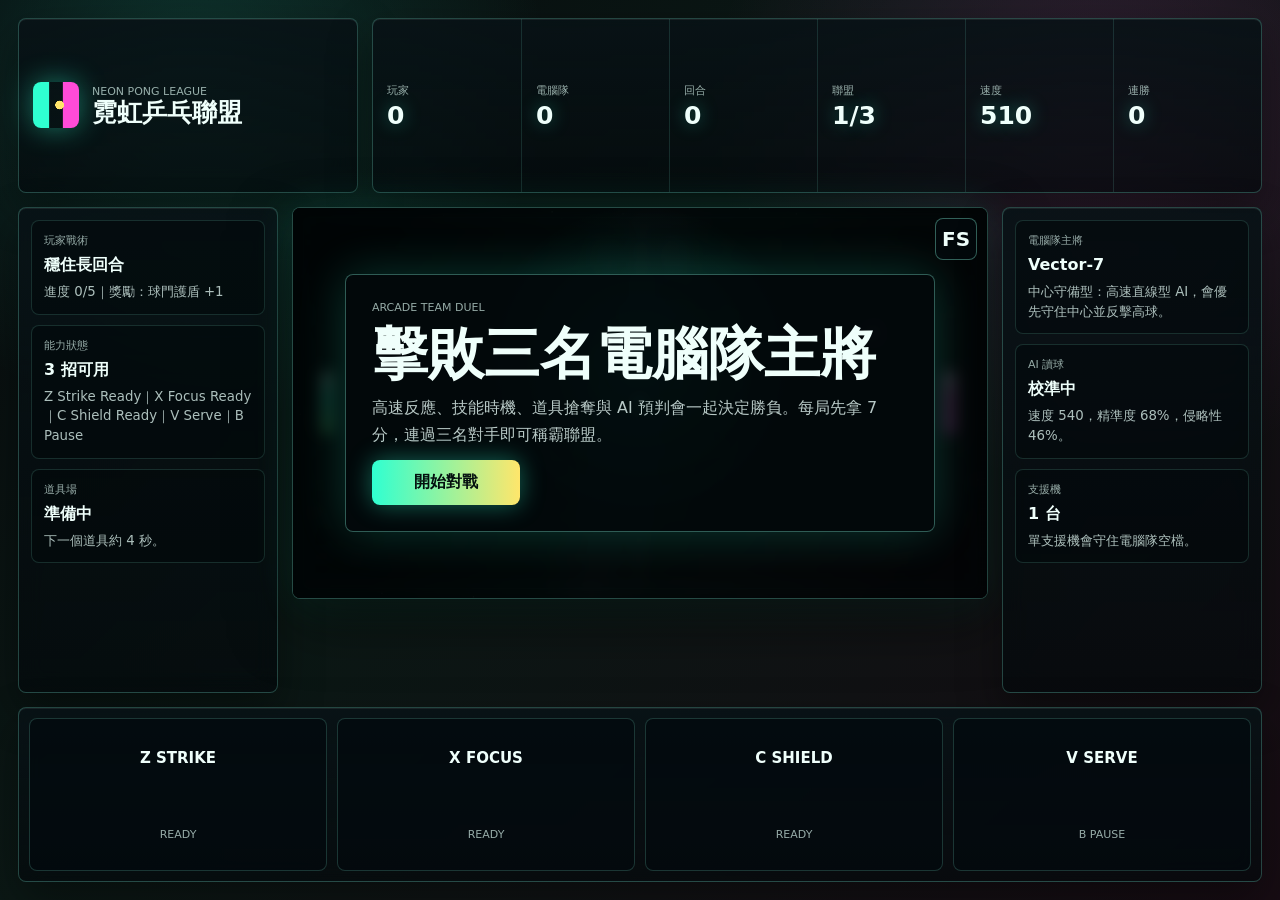
<file: neon-pong-duel/index.html>
<!doctype html>
<html lang="zh-Hant">
  <head>
    <meta charset="UTF-8" />
    <meta name="viewport" content="width=device-width, initial-scale=1.0" />
    <title>霓虹乒乓聯盟 Neon Pong Duel</title>
    <meta name="theme-color" content="#070b0d" />
    <link rel="icon" href='data:image/svg+xml,%3Csvg xmlns="http://www.w3.org/2000/svg" viewBox="0 0 64 64"%3E%3Crect width="64" height="64" rx="12" fill="%23070b0d"/%3E%3Crect x="10" y="16" width="9" height="32" rx="4" fill="%232fffd1"/%3E%3Crect x="45" y="16" width="9" height="32" rx="4" fill="%23ff4bd8"/%3E%3Ccircle cx="32" cy="32" r="7" fill="%23ffe66b"/%3E%3C/svg%3E' />
    <link rel="stylesheet" href="./styles.css" />
  </head>
  <body>
    <main class="shell">
      <header class="topbar">
        <section class="brand">
          <span class="brand-mark"></span>
          <div>
            <p>NEON PONG LEAGUE</p>
            <h1>霓虹乒乓聯盟</h1>
          </div>
        </section>
        <section class="scoreboard" aria-label="比賽狀態">
          <div><span>玩家</span><strong id="playerScore">0</strong></div>
          <div><span>電腦隊</span><strong id="cpuScore">0</strong></div>
          <div><span>回合</span><strong id="rally">0</strong></div>
          <div><span>聯盟</span><strong id="league">1/3</strong></div>
          <div><span>速度</span><strong id="ballSpeed">0</strong></div>
          <div><span>連勝</span><strong id="streak">0</strong></div>
        </section>
      </header>

      <section class="layout">
        <aside class="panel">
          <article>
            <span>玩家戰術</span>
            <strong id="playerStatus">待命</strong>
            <small id="playerText">W/S、方向鍵、滑鼠或觸控拖曳移動球拍；B 暫停。</small>
          </article>
          <article>
            <span>能力狀態</span>
            <strong id="abilityStatus">三招可用</strong>
            <small id="abilityText">Z 強打、X 慢速、C 護盾、V 發球、B 暫停。</small>
          </article>
          <article>
            <span>道具場</span>
            <strong id="powerStatus">準備中</strong>
            <small id="powerText">中央會生成擴拍、多球、曲球、慢速與護盾。</small>
          </article>
        </aside>

        <section class="stage-wrap" aria-label="遊戲舞台">
          <canvas id="game" width="1280" height="720"></canvas>
          <button class="fullscreen-button" id="fullscreenButton" type="button" aria-label="Toggle fullscreen">FS</button>
          <div class="mobile-control-layer pong-actions" aria-label="Mobile pong actions">
            <div class="mobile-action-pad">
              <button data-mobile-ability="strike" type="button">STRIKE</button>
              <button data-mobile-ability="focus" type="button">FOCUS</button>
              <button data-mobile-ability="shield" type="button">SHIELD</button>
              <button data-mobile-action="serve" type="button">SERVE</button>
            </div>
          </div>
          <div class="overlay active" id="startOverlay">
            <div>
              <p>ARCADE TEAM DUEL</p>
              <h2>擊敗三名電腦隊主將</h2>
              <span>高速反應、技能時機、道具搶奪與 AI 預判會一起決定勝負。每局先拿 7 分，連過三名對手即可稱霸聯盟。</span>
              <button id="startButton" type="button">開始對戰</button>
            </div>
          </div>
          <div class="overlay" id="roundOverlay">
            <div>
              <p id="roundLabel">POINT</p>
              <h2 id="roundTitle">玩家得分</h2>
              <span id="roundText">準備下一球。</span>
              <button id="continueButton" type="button">繼續</button>
            </div>
          </div>
          <div class="overlay" id="matchOverlay">
            <div>
              <p id="matchLabel">MATCH RESULT</p>
              <h2 id="matchTitle">比賽結束</h2>
              <span id="matchText">結果</span>
              <button id="matchButton" type="button">下一步</button>
            </div>
          </div>
        </section>

        <aside class="panel ai-panel">
          <article>
            <span>電腦隊主將</span>
            <strong id="aiName">Vector-7</strong>
            <small id="aiText">高速直線型 AI，會優先守住中心。</small>
          </article>
          <article>
            <span>AI 讀球</span>
            <strong id="aiRead">校準中</strong>
            <small id="aiReadText">對手會根據球速、旋轉與落點做預判。</small>
          </article>
          <article>
            <span>支援機</span>
            <strong id="droneStatus">2 台</strong>
            <small id="droneText">高階對手會用支援機補位與擋球。</small>
          </article>
        </aside>
      </section>

      <section class="ability-row" aria-label="能力">
        <button id="strikeButton" type="button"><b>Z STRIKE</b><span id="strikeCooldown">Ready</span></button>
        <button id="focusButton" type="button"><b>X FOCUS</b><span id="focusCooldown">Ready</span></button>
        <button id="shieldButton" type="button"><b>C SHIELD</b><span id="shieldCooldown">Ready</span></button>
        <button id="serveButton" type="button"><b>V SERVE</b><span>B pause</span></button>
      </section>

      <section class="touch-zone" aria-label="觸控操作">
        <button data-touch="up" type="button">▲</button>
        <button data-touch="down" type="button">▼</button>
        <button data-touch="strike" type="button">強打</button>
        <button data-touch="shield" type="button">護盾</button>
      </section>
    </main>

    <script src="./game.js"></script>
  </body>
</html>
</file>
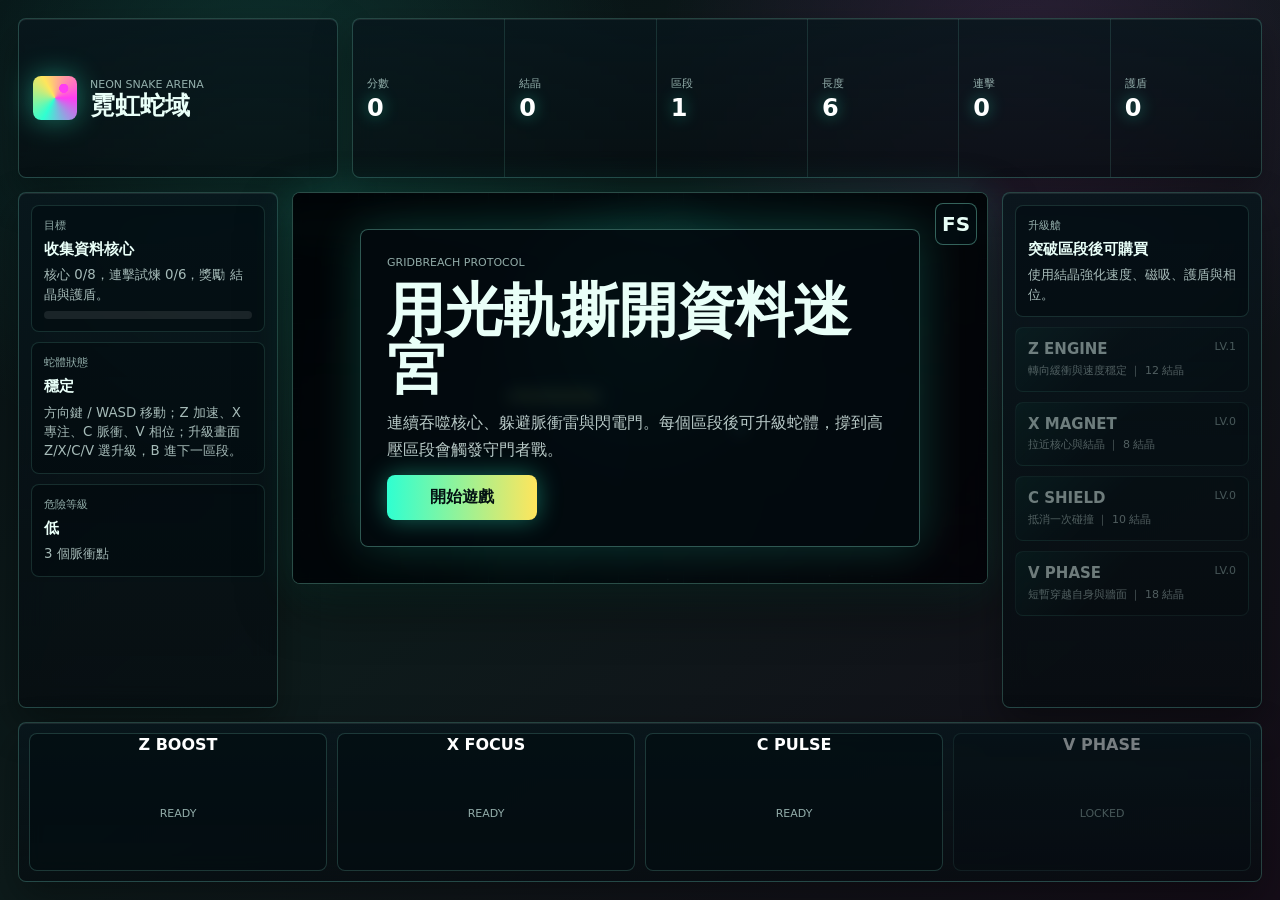
<file: neon-snake-arena/index.html>
<!doctype html>
<html lang="zh-Hant">
  <head>
    <meta charset="UTF-8" />
    <meta name="viewport" content="width=device-width, initial-scale=1.0" />
    <title>霓虹蛇域 Neon Snake Arena</title>
    <meta name="theme-color" content="#071013" />
    <link rel="icon" href='data:image/svg+xml,%3Csvg xmlns="http://www.w3.org/2000/svg" viewBox="0 0 64 64"%3E%3Crect width="64" height="64" rx="14" fill="%23071013"/%3E%3Cpath d="M14 38c0-13 9-23 22-23h8v10h-8c-7 0-12 5-12 12 0 6 5 11 11 11 7 0 12-5 12-12h10c0 12-9 22-22 22-12 0-21-9-21-20z" fill="%232fffd1"/%3E%3Ccircle cx="47" cy="20" r="5" fill="%23ff3df2"/%3E%3C/svg%3E' />
    <link rel="stylesheet" href="./styles.css" />
  </head>
  <body>
    <main class="shell">
      <header class="topbar">
        <div class="brand">
          <span class="brand-mark"></span>
          <div>
            <p>NEON SNAKE ARENA</p>
            <h1>霓虹蛇域</h1>
          </div>
        </div>
        <section class="hud" aria-label="狀態">
          <div><span>分數</span><strong id="score">0</strong></div>
          <div><span>結晶</span><strong id="crystals">0</strong></div>
          <div><span>區段</span><strong id="sector">1</strong></div>
          <div><span>長度</span><strong id="length">6</strong></div>
          <div><span>連擊</span><strong id="combo">0</strong></div>
          <div><span>護盾</span><strong id="shield">0</strong></div>
        </section>
      </header>

      <section class="game-layout">
        <aside class="panel left-panel" aria-label="能力">
          <article>
            <span>目標</span>
            <strong id="missionTitle">收集資料核心</strong>
            <small id="missionText">吃到 8 個核心來開啟下一區段。</small>
            <div class="meter"><i id="missionMeter"></i></div>
          </article>
          <article>
            <span>蛇體狀態</span>
            <strong id="statusLabel">穩定</strong>
            <small id="statusText">方向鍵/WASD 移動；Z 加速、X 專注、C 脈衝、V 相位；升級畫面 Z/X/C/V，B 下一區段。</small>
          </article>
          <article>
            <span>危險等級</span>
            <strong id="threatLabel">低</strong>
            <small id="threatText">後續區段會出現脈衝雷、閃電門與傳送裂縫。</small>
          </article>
        </aside>

        <section class="stage-wrap" aria-label="遊戲舞台">
          <canvas id="game" width="1280" height="720"></canvas>
          <button class="fullscreen-button" id="fullscreenButton" type="button" aria-label="Toggle fullscreen">FS</button>
          <div class="mobile-control-layer" aria-label="Mobile snake controls">
            <div class="floating-joystick" id="moveStick" aria-label="Move snake">
              <span></span>
            </div>
            <div class="mobile-action-pad">
              <button data-mobile-ability="boost" type="button">BOOST</button>
              <button data-mobile-ability="focus" type="button">FOCUS</button>
              <button data-mobile-ability="pulse" type="button">PULSE</button>
              <button data-mobile-ability="phase" type="button">PHASE</button>
            </div>
          </div>
          <div class="overlay active" id="startOverlay">
            <div>
              <p>GRIDBREACH PROTOCOL</p>
              <h2>用光軌撕開資料迷宮</h2>
              <span>連續吞噬核心、躲避脈衝雷與閃電門。每個區段後可升級蛇體，撐到高壓區段會觸發守門者戰。</span>
              <button id="startButton" type="button">開始遊戲</button>
            </div>
          </div>
          <div class="overlay" id="sectorOverlay">
            <div>
              <p>SECTOR CLEARED</p>
              <h2 id="sectorTitle">區段突破</h2>
              <span id="sectorText">選擇升級後進入下一個區段。</span>
              <button id="nextButton" type="button">進入下一區段</button>
            </div>
          </div>
          <div class="overlay" id="gameOverOverlay">
            <div>
              <p>SIGNAL LOST</p>
              <h2 id="resultTitle">蛇體崩解</h2>
              <span id="resultText">分數 0</span>
              <button id="restartButton" type="button">重新開始</button>
            </div>
          </div>
        </section>

        <aside class="panel right-panel" aria-label="升級">
          <article>
            <span>升級艙</span>
            <strong id="upgradeHint">突破區段後可購買</strong>
            <small>使用結晶強化速度、磁吸、護盾與相位。</small>
          </article>
          <button class="upgrade-button" data-upgrade="engine" type="button">
            <b>Z ENGINE</b><span id="engineLevel">Lv.1</span><small>轉向緩衝與速度穩定</small>
          </button>
          <button class="upgrade-button" data-upgrade="magnet" type="button">
            <b>X MAGNET</b><span id="magnetLevel">Lv.0</span><small>拉近核心與結晶</small>
          </button>
          <button class="upgrade-button" data-upgrade="shield" type="button">
            <b>C SHIELD</b><span id="shieldLevel">Lv.0</span><small>抵消一次碰撞</small>
          </button>
          <button class="upgrade-button" data-upgrade="phase" type="button">
            <b>V PHASE</b><span id="phaseLevel">Lv.0</span><small>短暫穿越自身與牆面</small>
          </button>
        </aside>
      </section>

      <section class="ability-row" aria-label="能力按鈕">
        <button id="boostButton" type="button"><b>Z BOOST</b><span id="boostCooldown">Ready</span></button>
        <button id="focusButton" type="button"><b>X FOCUS</b><span id="focusCooldown">Ready</span></button>
        <button id="pulseButton" type="button"><b>C PULSE</b><span id="pulseCooldown">Ready</span></button>
        <button id="phaseButton" type="button"><b>V PHASE</b><span id="phaseCooldown">Locked</span></button>
      </section>

      <section class="touch-pad" aria-label="觸控方向">
        <button data-dir="up" type="button" aria-label="上">▲</button>
        <button data-dir="left" type="button" aria-label="左">◀</button>
        <button data-dir="down" type="button" aria-label="下">▼</button>
        <button data-dir="right" type="button" aria-label="右">▶</button>
      </section>
    </main>

    <script src="./game.js"></script>
  </body>
</html>
</file>
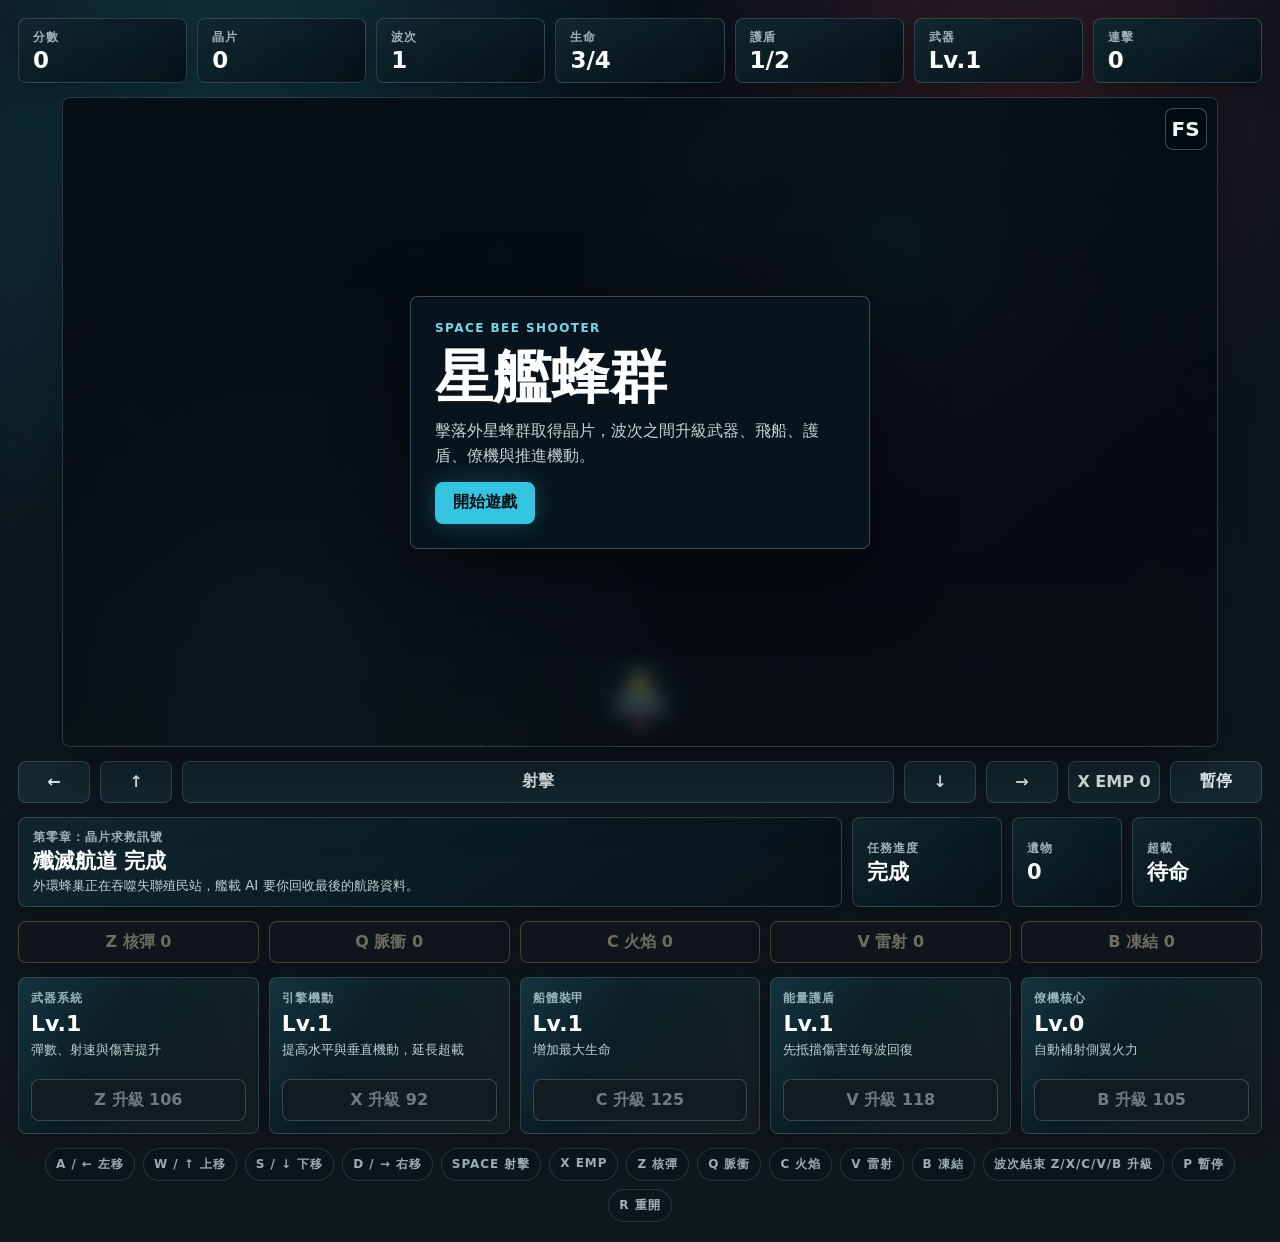
<file: space-bee-shooter/index.html>
<!doctype html>
<html lang="zh-Hant">
  <head>
    <meta charset="UTF-8" />
    <meta name="viewport" content="width=device-width, initial-scale=1.0" />
    <title>星艦蜂群：升級戰線</title>
    <meta name="theme-color" content="#071019" />
    <link rel="icon" href='data:image/svg+xml,%3Csvg xmlns="http://www.w3.org/2000/svg" viewBox="0 0 64 64"%3E%3Crect width="64" height="64" rx="12" fill="%23071019"/%3E%3Cpath d="M32 7l19 44-19-10-19 10L32 7z" fill="%2335c4df"/%3E%3Ccircle cx="32" cy="30" r="9" fill="%23f4d35e"/%3E%3C/svg%3E' />
    <link rel="stylesheet" href="./styles.css" />
  </head>
  <body>
    <main class="game-shell">
      <section class="hud" aria-label="Game status">
        <div>
          <span>分數</span>
          <strong id="score">0</strong>
        </div>
        <div>
          <span>晶片</span>
          <strong id="credits">0</strong>
        </div>
        <div>
          <span>波次</span>
          <strong id="wave">1</strong>
        </div>
        <div>
          <span>生命</span>
          <strong id="lives">3/3</strong>
        </div>
        <div>
          <span>護盾</span>
          <strong id="shield">1/1</strong>
        </div>
        <div>
          <span>武器</span>
          <strong id="weapon">Lv.1</strong>
        </div>
        <div>
          <span>連擊</span>
          <strong id="combo">0</strong>
        </div>
      </section>

      <section class="stage-wrap" aria-label="Space shooter game">
        <canvas id="game" width="1280" height="720"></canvas>
        <button class="fullscreen-button" id="fullscreenButton" type="button" aria-label="Toggle fullscreen">FS</button>
        <div class="mobile-control-layer" aria-label="Mobile combat controls">
          <div class="floating-joystick" id="moveStick" aria-label="Move ship">
            <span></span>
          </div>
          <div class="mobile-action-pad">
            <button data-mobile-action="fire" type="button">FIRE</button>
            <button data-mobile-action="emp" type="button">EMP</button>
            <button data-mobile-weapon="nuke" type="button">NUKE</button>
            <button data-mobile-weapon="pulse" type="button">PULSE</button>
            <button data-mobile-weapon="flame" type="button">FLAME</button>
            <button data-mobile-weapon="laser" type="button">LASER</button>
            <button data-mobile-weapon="freeze" type="button">ICE</button>
          </div>
        </div>
        <div class="overlay active" id="startOverlay">
          <div>
            <p>SPACE BEE SHOOTER</p>
            <h1>星艦蜂群</h1>
            <span>擊落外星蜂群取得晶片，波次之間升級武器、飛船、護盾、僚機與推進機動。</span>
            <button id="startButton" type="button">開始遊戲</button>
          </div>
        </div>
        <div class="overlay" id="waveOverlay">
          <div>
            <p>WAVE CLEARED</p>
            <h2 id="waveTitle">波次清除</h2>
            <span id="waveText">使用晶片升級後進入下一波。</span>
            <button id="nextWaveButton" type="button">下一波</button>
          </div>
        </div>
        <div class="overlay" id="gameOverOverlay">
          <div>
            <p>MISSION RESULT</p>
            <h2 id="resultTitle">任務結束</h2>
            <span id="resultText">分數 0</span>
            <button id="restartButton" type="button">再玩一次</button>
          </div>
        </div>
      </section>

      <section class="controls" aria-label="Game controls">
        <button id="leftButton" type="button" aria-label="Move left">←</button>
        <button id="upButton" type="button" aria-label="Move up">↑</button>
        <button id="fireButton" type="button" aria-label="Fire">射擊</button>
        <button id="downButton" type="button" aria-label="Move down">↓</button>
        <button id="rightButton" type="button" aria-label="Move right">→</button>
        <button id="specialButton" type="button" aria-label="EMP special">X EMP</button>
        <button id="pauseButton" type="button" aria-label="Pause">暫停</button>
      </section>

      <section class="mission-panel" aria-label="Mission status">
        <article>
          <span id="storyTitle">第零章：晶片求救訊號</span>
          <strong id="missionLabel">殲滅航道</strong>
          <small id="storyText">外環蜂巢正在吞噬失聯殖民站，艦載 AI 要你回收最後的航路資料。</small>
        </article>
        <div>
          <span>任務進度</span>
          <strong id="missionProgress">0/1</strong>
        </div>
        <div>
          <span>遺物</span>
          <strong id="relics">0</strong>
        </div>
        <div>
          <span>超載</span>
          <strong id="overdrive">待命</strong>
        </div>
      </section>

      <section class="arsenal-panel" aria-label="One shot weapons">
        <button data-weapon="nuke" type="button">Z 核彈 0</button>
        <button data-weapon="pulse" type="button">Q 脈衝 0</button>
        <button data-weapon="flame" type="button">C 火焰 0</button>
        <button data-weapon="laser" type="button">V 雷射 0</button>
        <button data-weapon="freeze" type="button">B 凍結 0</button>
      </section>

      <section class="upgrade-panel" aria-label="Ship upgrades">
        <article>
          <span>武器系統</span>
          <strong id="weaponLevel">Lv.1</strong>
          <small>彈數、射速與傷害提升</small>
          <button class="upgrade-button" data-upgrade="weapon" type="button">Z 升級</button>
        </article>
        <article>
          <span>引擎機動</span>
          <strong id="engineLevel">Lv.1</strong>
          <small>提高水平與垂直機動，延長超載</small>
          <button class="upgrade-button" data-upgrade="engine" type="button">X 升級</button>
        </article>
        <article>
          <span>船體裝甲</span>
          <strong id="hullLevel">Lv.1</strong>
          <small>增加最大生命</small>
          <button class="upgrade-button" data-upgrade="hull" type="button">C 升級</button>
        </article>
        <article>
          <span>能量護盾</span>
          <strong id="shieldLevel">Lv.1</strong>
          <small>先抵擋傷害並每波回復</small>
          <button class="upgrade-button" data-upgrade="shield" type="button">V 升級</button>
        </article>
        <article>
          <span>僚機核心</span>
          <strong id="droneLevel">Lv.0</strong>
          <small>自動補射側翼火力</small>
          <button class="upgrade-button" data-upgrade="drone" type="button">B 升級</button>
        </article>
      </section>

      <aside class="tips" aria-label="Keyboard tips">
        <span>A / ← 左移</span>
        <span>W / ↑ 上移</span>
        <span>S / ↓ 下移</span>
        <span>D / → 右移</span>
        <span>Space 射擊</span>
        <span>X EMP</span>
        <span>Z 核彈</span>
        <span>Q 脈衝</span>
        <span>C 火焰</span>
        <span>V 雷射</span>
        <span>B 凍結</span>
        <span>波次結束 Z/X/C/V/B 升級</span>
        <span>P 暫停</span>
        <span>R 重開</span>
      </aside>
    </main>

    <script src="./game.js"></script>
  </body>
</html>
</file>
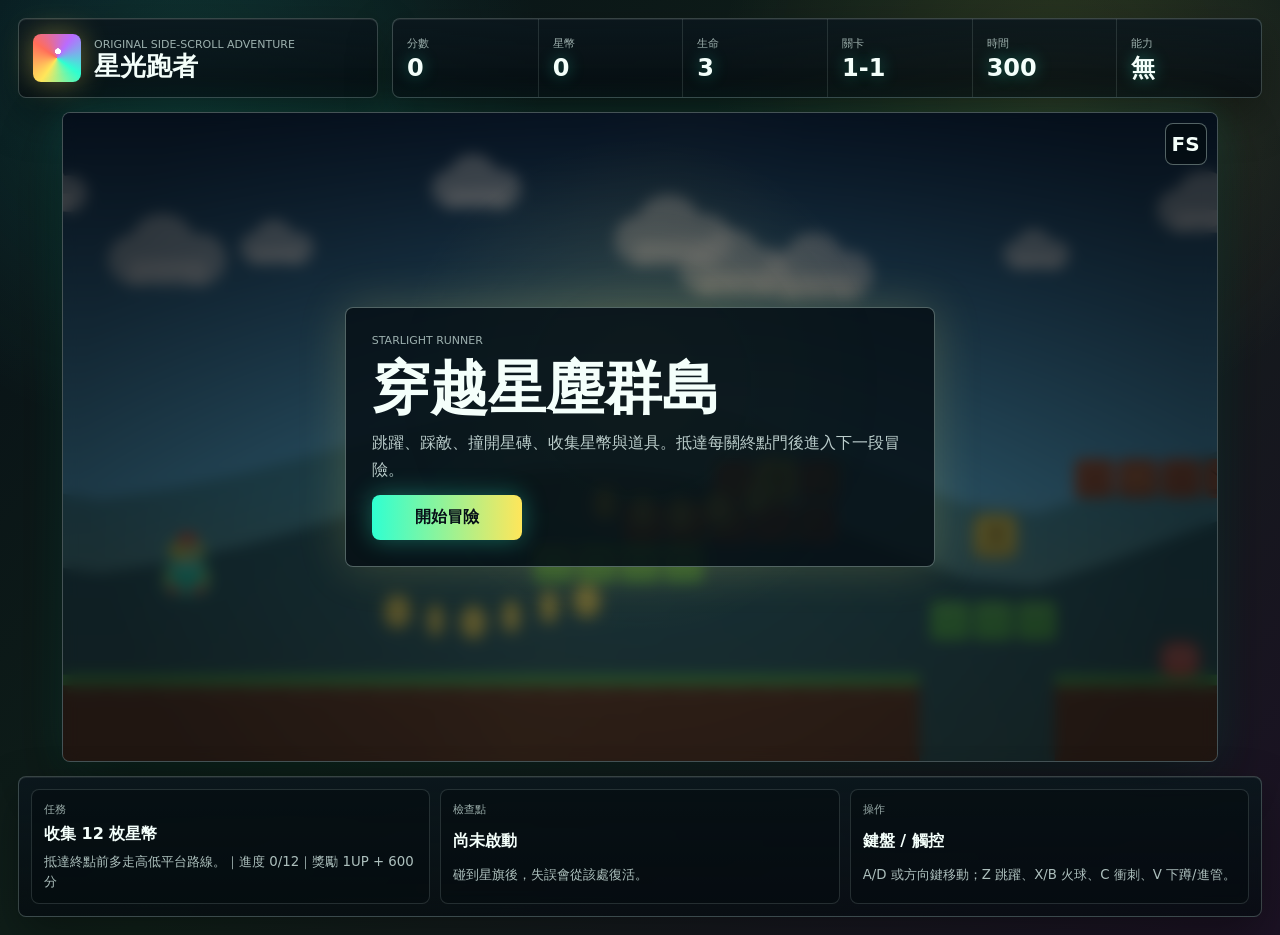
<file: starlight-runner/index.html>
<!doctype html>
<html lang="zh-Hant">
  <head>
    <meta charset="UTF-8" />
    <meta name="viewport" content="width=device-width, initial-scale=1.0" />
    <title>星光跑者 Starlight Runner</title>
    <meta name="theme-color" content="#081018" />
    <link rel="icon" href='data:image/svg+xml,%3Csvg xmlns="http://www.w3.org/2000/svg" viewBox="0 0 64 64"%3E%3Crect width="64" height="64" rx="12" fill="%23081018"/%3E%3Cpath d="M32 7l7 15 16 2-12 11 3 16-14-8-14 8 3-16L9 24l16-2 7-15z" fill="%23ffe65a"/%3E%3Cpath d="M17 49h30v7H17z" fill="%232fffd1"/%3E%3C/svg%3E' />
    <link rel="stylesheet" href="./styles.css" />
  </head>
  <body>
    <main class="shell">
      <header class="topbar">
        <section class="brand">
          <span class="brand-mark"></span>
          <div>
            <p>ORIGINAL SIDE-SCROLL ADVENTURE</p>
            <h1>星光跑者</h1>
          </div>
        </section>
        <section class="hud" aria-label="遊戲狀態">
          <div><span>分數</span><strong id="score">0</strong></div>
          <div><span>星幣</span><strong id="coins">0</strong></div>
          <div><span>生命</span><strong id="lives">3</strong></div>
          <div><span>關卡</span><strong id="level">1-1</strong></div>
          <div><span>時間</span><strong id="timer">300</strong></div>
          <div><span>能力</span><strong id="power">無</strong></div>
        </section>
      </header>

      <section class="stage-wrap" aria-label="橫向卷軸遊戲">
        <canvas id="game" width="1280" height="720"></canvas>
        <button class="fullscreen-button" id="fullscreenButton" type="button" aria-label="Toggle fullscreen">FS</button>
        <div class="mobile-control-layer" aria-label="Mobile runner controls">
          <div class="floating-joystick" id="moveStick" aria-label="Move runner">
            <span></span>
          </div>
          <div class="mobile-action-pad">
            <button data-mobile-action="jump" type="button">JUMP</button>
            <button data-mobile-action="fire" type="button">FIRE</button>
            <button data-mobile-hold="dash" type="button">DASH</button>
          </div>
        </div>
        <div class="overlay active" id="startOverlay">
          <div>
            <p>STARLIGHT RUNNER</p>
            <h2>穿越星塵群島</h2>
            <span>跳躍、踩敵、撞開星磚、收集星幣與道具。抵達每關終點門後進入下一段冒險。</span>
            <button id="startButton" type="button">開始冒險</button>
          </div>
        </div>
        <div class="overlay" id="levelOverlay">
          <div>
            <p id="levelLabel">COURSE CLEAR</p>
            <h2 id="levelTitle">關卡突破</h2>
            <span id="levelText">準備進入下一關。</span>
            <button id="levelButton" type="button">繼續</button>
          </div>
        </div>
        <div class="overlay" id="gameOverOverlay">
          <div>
            <p>RUN ENDED</p>
            <h2 id="gameOverTitle">冒險結束</h2>
            <span id="gameOverText">分數 0</span>
            <button id="restartButton" type="button">重新開始</button>
          </div>
        </div>
      </section>

      <section class="info-row">
        <article>
          <span>任務</span>
          <strong id="missionTitle">抵達終點門</strong>
          <small id="missionText">善用跳躍緩衝、土狼時間與衝刺通過缺口。</small>
        </article>
        <article>
          <span>檢查點</span>
          <strong id="checkpointStatus">尚未啟動</strong>
          <small>碰到星旗後，失誤會從該處復活。</small>
        </article>
        <article>
          <span>操作</span>
          <strong>鍵盤 / 觸控</strong>
          <small>A/D 或方向鍵移動；Z 跳躍、X/B 火球、C 衝刺、V 下蹲/進管。</small>
        </article>
      </section>

      <section class="touch-controls" aria-label="觸控操作">
        <button data-hold="left" type="button">◀</button>
        <button data-hold="right" type="button">▶</button>
        <button data-hold="down" type="button">V ▼</button>
        <button data-action="jump" type="button">Z 跳躍</button>
        <button data-action="fire" type="button">X/B 火球</button>
        <button data-hold="dash" type="button">C 衝刺</button>
      </section>
    </main>

    <script src="./game.js"></script>
  </body>
</html>
</file>
<file: neon-pong-duel/styles.css>
:root {
  color-scheme: dark;
  font-family: Inter, "Noto Sans TC", "Microsoft JhengHei", system-ui, sans-serif;
  --cyan: #2fffd1;
  --pink: #ff4bd8;
  --yellow: #ffe66b;
  --orange: #ff9a2f;
  --red: #ff4166;
  --green: #82ff74;
  --ink: #070b0d;
  --panel: rgba(8, 18, 22, 0.78);
  --line: rgba(135, 255, 228, 0.24);
  background: var(--ink);
  color: #effffb;
}

* {
  box-sizing: border-box;
}

html,
body {
  margin: 0;
  min-height: 100%;
  overflow-x: hidden;
}

body {
  background:
    radial-gradient(circle at 15% 8%, rgba(47, 255, 209, 0.16), transparent 26%),
    radial-gradient(circle at 85% 12%, rgba(255, 75, 216, 0.14), transparent 28%),
    linear-gradient(135deg, #070b0d 0%, #0b1815 42%, #170c13 100%);
}

button {
  border: 0;
  color: inherit;
  font: inherit;
  cursor: pointer;
}

.shell {
  min-height: 100vh;
  padding: 18px;
  display: grid;
  gap: 14px;
}

.topbar {
  display: grid;
  grid-template-columns: minmax(240px, 340px) 1fr;
  gap: 14px;
}

.brand,
.scoreboard,
.panel,
.ability-row,
.touch-zone {
  border: 1px solid var(--line);
  border-radius: 8px;
  background: linear-gradient(180deg, rgba(8, 18, 22, 0.9), rgba(4, 9, 12, 0.7));
  box-shadow: 0 18px 44px rgba(0, 0, 0, 0.38), inset 0 1px 0 rgba(255, 255, 255, 0.07);
  backdrop-filter: blur(12px);
}

.brand {
  min-height: 78px;
  padding: 14px;
  display: flex;
  align-items: center;
  gap: 13px;
}

.brand-mark {
  width: 46px;
  height: 46px;
  border-radius: 8px;
  background:
    radial-gradient(circle at 58% 50%, var(--yellow) 0 12%, transparent 13%),
    linear-gradient(90deg, var(--cyan) 0 35%, transparent 36% 64%, var(--pink) 65%);
  box-shadow: 0 0 28px rgba(47, 255, 209, 0.42);
}

.brand p,
.scoreboard span,
.panel span,
.overlay p,
.ability-row span {
  margin: 0;
  color: rgba(226, 255, 248, 0.66);
  text-transform: uppercase;
  letter-spacing: 0;
  font-size: 11px;
}

.brand h1 {
  margin: 2px 0 0;
  font-size: 25px;
  line-height: 1;
}

.scoreboard {
  display: grid;
  grid-template-columns: repeat(6, minmax(88px, 1fr));
  overflow: hidden;
}

.scoreboard div {
  min-height: 78px;
  padding: 13px 14px;
  display: grid;
  align-content: center;
  gap: 5px;
  border-left: 1px solid rgba(135, 255, 228, 0.13);
}

.scoreboard div:first-child {
  border-left: 0;
}

.scoreboard strong {
  font-size: 25px;
  line-height: 1;
  text-shadow: 0 0 18px rgba(47, 255, 209, 0.35);
}

.layout {
  display: grid;
  grid-template-columns: minmax(210px, 260px) minmax(480px, 1fr) minmax(210px, 260px);
  gap: 14px;
  align-items: stretch;
}

.stage-wrap {
  position: relative;
  width: min(100%, calc((100dvh - 170px) * 1.777777));
  aspect-ratio: 16 / 9;
  justify-self: center;
  align-self: start;
  min-height: 0;
  border: 1px solid rgba(135, 255, 228, 0.28);
  border-radius: 8px;
  overflow: hidden;
  background: #020607;
  box-shadow: 0 22px 60px rgba(0, 0, 0, 0.5), 0 0 46px rgba(47, 255, 209, 0.13);
  contain: layout paint;
  transform: translateZ(0);
}

.stage-wrap::before {
  content: "";
  position: absolute;
  inset: 0;
  z-index: 1;
  pointer-events: none;
  background:
    linear-gradient(100deg, transparent 0 42%, rgba(255, 75, 216, 0.11) 48%, transparent 55% 100%),
    repeating-linear-gradient(180deg, rgba(255, 255, 255, 0.026) 0 1px, transparent 1px 6px);
  mix-blend-mode: screen;
  opacity: 0.23;
  animation: court-sweep 5.2s linear infinite;
}

canvas {
  display: block;
  position: relative;
  z-index: 0;
  width: 100%;
  height: 100%;
  min-height: 0;
  transform: translateZ(0);
}

@keyframes court-sweep {
  from { background-position: -460px 0, 0 0; }
  to { background-position: 460px 0, 0 20px; }
}

.panel {
  padding: 12px;
  display: grid;
  gap: 10px;
  align-content: start;
}

.panel article {
  border: 1px solid rgba(135, 255, 228, 0.15);
  border-radius: 8px;
  padding: 12px;
  background: rgba(2, 8, 10, 0.52);
  display: grid;
  gap: 7px;
}

.panel strong {
  font-size: 16px;
  line-height: 1.25;
}

.panel small {
  color: rgba(232, 255, 250, 0.74);
  line-height: 1.48;
}

.overlay {
  position: absolute;
  inset: 0;
  z-index: 2;
  display: none;
  place-items: center;
  padding: 28px;
  background:
    radial-gradient(circle at 50% 40%, rgba(47, 255, 209, 0.13), transparent 38%),
    rgba(1, 5, 7, 0.66);
  backdrop-filter: blur(7px);
}

.overlay.active {
  display: grid;
}

.overlay > div {
  width: min(590px, 92vw);
  border: 1px solid rgba(135, 255, 228, 0.34);
  border-radius: 8px;
  padding: 26px;
  display: grid;
  gap: 12px;
  background: rgba(3, 10, 13, 0.84);
  box-shadow: 0 0 48px rgba(47, 255, 209, 0.2);
}

.overlay h2 {
  margin: 0;
  font-size: clamp(30px, 5vw, 56px);
  line-height: 1;
}

.overlay span {
  color: rgba(236, 255, 251, 0.78);
  line-height: 1.7;
}

.overlay button {
  width: fit-content;
  min-width: 148px;
  border-radius: 8px;
  padding: 12px 18px;
  background: linear-gradient(90deg, var(--cyan), var(--yellow));
  color: #04100f;
  font-weight: 900;
  box-shadow: 0 0 24px rgba(47, 255, 209, 0.38);
}

.ability-row {
  padding: 10px;
  display: grid;
  grid-template-columns: repeat(4, minmax(120px, 1fr));
  gap: 10px;
}

.ability-row button,
.touch-zone button {
  min-height: 58px;
  border-radius: 8px;
  border: 1px solid rgba(135, 255, 228, 0.18);
  background: rgba(3, 11, 14, 0.72);
  display: grid;
  gap: 4px;
  place-items: center;
  transition: transform 120ms ease, border-color 120ms ease, opacity 120ms ease;
}

.ability-row button:not(:disabled):hover,
.touch-zone button:hover {
  transform: translateY(-1px);
  border-color: rgba(47, 255, 209, 0.65);
}

.ability-row button:disabled {
  opacity: 0.46;
  cursor: not-allowed;
}

.ability-row b {
  font-size: 15px;
}

.touch-zone {
  display: none;
}

.fullscreen-button {
  position: absolute;
  top: 10px;
  right: 10px;
  z-index: 6;
  width: 42px;
  height: 42px;
  border-radius: 8px;
  border: 1px solid rgba(135, 255, 228, 0.36);
  background: rgba(3, 11, 14, 0.72);
  color: #effffb;
  font-size: 20px;
  font-weight: 900;
  display: grid;
  place-items: center;
}

.mobile-control-layer {
  display: none;
}

.mobile-action-pad {
  position: absolute;
  right: 12px;
  bottom: 12px;
  z-index: 5;
  width: clamp(112px, 30vw, 168px);
  display: grid;
  grid-template-columns: repeat(2, minmax(0, 1fr));
  gap: 6px;
}

.mobile-action-pad button {
  min-height: clamp(34px, 7.5vw, 46px);
  border-radius: 8px;
  border: 1px solid rgba(135, 255, 228, 0.3);
  background: rgba(3, 11, 14, 0.76);
  color: #effffb;
  font-size: clamp(9px, 2.7vw, 12px);
  font-weight: 900;
  touch-action: manipulation;
}

.overlay {
  z-index: 7;
}

.fullscreen-button {
  z-index: 8;
}

body.app-fullscreen {
  overflow: hidden;
}

body.app-fullscreen::before {
  content: "";
  position: fixed;
  inset: 0;
  z-index: 9998;
  background: #020607;
}

body.app-fullscreen .stage-wrap {
  position: fixed;
  left: 50%;
  top: 50%;
  z-index: 9999;
  width: min(100vw, calc(100dvh * 1.777777));
  height: min(100dvh, calc(100vw * 0.5625));
  max-width: none;
  aspect-ratio: 16 / 9;
  border: 0;
  border-radius: 0;
  transform: translate(-50%, -50%);
}

.stage-wrap:fullscreen,
.stage-wrap:-webkit-full-screen {
  position: fixed;
  left: 50%;
  top: 50%;
  width: min(100vw, calc(100vh * 1.777777));
  height: min(100vh, calc(100vw * 0.5625));
  max-width: none;
  aspect-ratio: 16 / 9;
  border: 0;
  border-radius: 0;
  background: #020607;
  transform: translate(-50%, -50%);
}

body.app-fullscreen canvas,
.stage-wrap:fullscreen canvas,
.stage-wrap:-webkit-full-screen canvas {
  width: 100%;
  height: 100%;
}

@media (orientation: portrait) {
  body.app-fullscreen .stage-wrap {
    width: min(100dvh, calc(100vw * 1.777777));
    height: min(100vw, calc(100dvh * 0.5625));
    transform: translate(-50%, -50%) rotate(90deg);
  }

  .stage-wrap:fullscreen,
  .stage-wrap:-webkit-full-screen {
    width: min(100vh, calc(100vw * 1.777777));
    height: min(100vw, calc(100vh * 0.5625));
    transform: translate(-50%, -50%) rotate(90deg);
  }
}

@media (max-width: 1160px) {
  .topbar,
  .layout {
    grid-template-columns: 1fr;
  }

  .scoreboard {
    grid-template-columns: repeat(3, 1fr);
  }

  .panel {
    grid-template-columns: repeat(3, minmax(0, 1fr));
  }

  .stage-wrap {
    order: 1;
    width: min(100%, calc((100dvh - 230px) * 1.777777));
  }

  .layout > .panel:not(.ai-panel) {
    order: 2;
  }

  .ai-panel {
    order: 3;
  }
}

@media (max-width: 720px) {
  .shell {
    padding: 10px;
  }

  .brand {
    min-height: 66px;
  }

  .scoreboard,
  .panel,
  .ability-row {
    grid-template-columns: 1fr 1fr;
  }

  .scoreboard div {
    min-height: 62px;
    padding: 10px;
  }

  .scoreboard strong {
    font-size: 22px;
  }

  .panel article {
    grid-column: 1 / -1;
  }

  .ability-row {
    grid-template-columns: 1fr;
  }

  .stage-wrap {
    width: 100%;
  }

  .touch-zone {
    padding: 10px;
    display: grid;
    grid-template-columns: repeat(2, minmax(120px, 1fr));
    gap: 10px;
  }
}

@media (max-width: 560px) {
  .shell {
    min-height: 100dvh;
    padding: 6px;
    gap: 8px;
  }

  .topbar,
  .layout {
    gap: 8px;
  }

  .brand {
    min-height: 54px;
    padding: 9px;
  }

  .brand-mark {
    width: 34px;
    height: 34px;
  }

  .brand h1 {
    font-size: 19px;
  }

  .scoreboard {
    grid-template-columns: repeat(3, minmax(0, 1fr));
  }

  .scoreboard div {
    min-height: 44px;
    padding: 7px;
  }

  .scoreboard span,
  .panel span,
  .ability-row span {
    font-size: 9px;
  }

  .scoreboard strong {
    font-size: 16px;
  }

  .stage-wrap {
    width: 100%;
    border-radius: 6px;
  }

  .fullscreen-button {
    top: 6px;
    right: 6px;
    width: 34px;
    height: 34px;
    font-size: 17px;
  }

  .mobile-control-layer {
    display: block;
  }

  .layout > .panel:not(.ai-panel) {
    order: 2;
  }

  .ai-panel {
    display: none;
  }

  .panel {
    grid-template-columns: 1fr;
    padding: 8px;
    gap: 6px;
  }

  .panel article {
    padding: 8px;
  }

  .panel article:nth-child(n + 2) {
    display: none;
  }

  .panel strong {
    font-size: 14px;
  }

  .panel small {
    font-size: 11px;
    line-height: 1.35;
  }

  .ability-row,
  .touch-zone {
    display: none;
  }

  .overlay {
    padding: 10px;
  }

  .overlay > div {
    padding: 14px;
    gap: 8px;
  }

  .overlay h2 {
    font-size: clamp(24px, 8vw, 34px);
  }

  .overlay p,
  .overlay span {
    display: none;
  }
}
</file>
<file: neon-snake-arena/styles.css>
:root {
  color-scheme: dark;
  font-family: Inter, "Noto Sans TC", "Microsoft JhengHei", system-ui, sans-serif;
  background: #071013;
  color: #e9fff8;
  --cyan: #2fffd1;
  --pink: #ff3df2;
  --yellow: #ffe55c;
  --orange: #ff8a2a;
  --red: #ff365f;
  --blue: #52a7ff;
  --panel: rgba(8, 21, 25, 0.78);
  --line: rgba(143, 255, 226, 0.22);
}

* {
  box-sizing: border-box;
}

html,
body {
  margin: 0;
  min-height: 100%;
  overflow-x: hidden;
}

body {
  background:
    radial-gradient(circle at 20% 12%, rgba(47, 255, 209, 0.14), transparent 30%),
    radial-gradient(circle at 80% 8%, rgba(255, 61, 242, 0.13), transparent 28%),
    linear-gradient(140deg, #071013 0%, #0d1b1b 45%, #150d18 100%);
}

button {
  border: 0;
  color: inherit;
  font: inherit;
  cursor: pointer;
}

.shell {
  min-height: 100vh;
  padding: 18px;
  display: grid;
  gap: 14px;
}

.topbar {
  display: grid;
  grid-template-columns: minmax(220px, 320px) 1fr;
  gap: 14px;
  align-items: stretch;
}

.brand,
.hud,
.panel,
.ability-row,
.touch-pad {
  border: 1px solid var(--line);
  background: linear-gradient(180deg, rgba(8, 22, 28, 0.86), rgba(6, 12, 16, 0.72));
  box-shadow: 0 16px 38px rgba(0, 0, 0, 0.34), inset 0 1px 0 rgba(255, 255, 255, 0.08);
  backdrop-filter: blur(12px);
}

.brand {
  min-height: 78px;
  padding: 14px;
  border-radius: 8px;
  display: flex;
  gap: 13px;
  align-items: center;
}

.brand-mark {
  width: 44px;
  height: 44px;
  border-radius: 8px;
  background:
    radial-gradient(circle at 70% 28%, var(--pink) 0 10%, transparent 11%),
    conic-gradient(from 210deg, var(--cyan), var(--yellow), var(--pink), var(--cyan));
  box-shadow: 0 0 28px rgba(47, 255, 209, 0.42);
}

.brand p,
.overlay p,
.panel span,
.hud span,
.upgrade-button small,
.ability-row span {
  margin: 0;
  text-transform: uppercase;
  letter-spacing: 0;
  color: rgba(220, 255, 247, 0.66);
  font-size: 11px;
}

.brand h1 {
  margin: 2px 0 0;
  font-size: 25px;
  line-height: 1;
}

.hud {
  border-radius: 8px;
  display: grid;
  grid-template-columns: repeat(6, minmax(88px, 1fr));
  overflow: hidden;
}

.hud div {
  min-height: 78px;
  padding: 13px 14px;
  display: grid;
  align-content: center;
  gap: 5px;
  border-left: 1px solid rgba(143, 255, 226, 0.12);
}

.hud div:first-child {
  border-left: 0;
}

.hud strong {
  font-size: 24px;
  line-height: 1;
  color: #ffffff;
  text-shadow: 0 0 16px rgba(47, 255, 209, 0.42);
}

.game-layout {
  display: grid;
  grid-template-columns: minmax(210px, 260px) minmax(420px, 1fr) minmax(210px, 260px);
  gap: 14px;
  align-items: stretch;
}

.stage-wrap {
  position: relative;
  width: min(100%, calc((100dvh - 170px) * 1.777777));
  aspect-ratio: 16 / 9;
  justify-self: center;
  align-self: start;
  min-height: 0;
  border: 1px solid rgba(143, 255, 226, 0.28);
  border-radius: 8px;
  overflow: hidden;
  background: #03080b;
  box-shadow: 0 20px 55px rgba(0, 0, 0, 0.48), 0 0 44px rgba(47, 255, 209, 0.16);
  contain: layout paint;
  transform: translateZ(0);
}

.stage-wrap::before {
  content: "";
  position: absolute;
  inset: 0;
  z-index: 1;
  pointer-events: none;
  background:
    linear-gradient(115deg, transparent 0 38%, rgba(47, 255, 209, 0.12) 45%, transparent 54% 100%),
    repeating-linear-gradient(180deg, rgba(255, 255, 255, 0.025) 0 1px, transparent 1px 5px);
  mix-blend-mode: screen;
  opacity: 0.24;
  animation: stage-sweep 6s linear infinite;
}

canvas {
  display: block;
  position: relative;
  z-index: 0;
  width: 100%;
  height: 100%;
  min-height: 0;
  image-rendering: auto;
  transform: translateZ(0);
}

@keyframes stage-sweep {
  from { background-position: -420px 0, 0 0; }
  to { background-position: 420px 0, 0 18px; }
}

.panel {
  border-radius: 8px;
  padding: 12px;
  display: grid;
  gap: 10px;
  align-content: start;
}

.panel article,
.upgrade-button {
  border: 1px solid rgba(143, 255, 226, 0.14);
  border-radius: 8px;
  padding: 12px;
  background: rgba(2, 10, 13, 0.48);
}

.panel article {
  display: grid;
  gap: 7px;
}

.panel strong,
.upgrade-button b {
  font-size: 15px;
  line-height: 1.25;
}

.panel small,
.upgrade-button small {
  color: rgba(230, 255, 249, 0.72);
  line-height: 1.45;
}

.meter {
  height: 8px;
  border-radius: 999px;
  background: rgba(255, 255, 255, 0.09);
  overflow: hidden;
}

.meter i {
  display: block;
  height: 100%;
  width: 0%;
  border-radius: inherit;
  background: linear-gradient(90deg, var(--cyan), var(--yellow), var(--pink));
  box-shadow: 0 0 14px rgba(47, 255, 209, 0.55);
  transition: width 180ms ease;
}

.upgrade-button {
  display: grid;
  grid-template-columns: 1fr auto;
  gap: 4px 10px;
  text-align: left;
  background:
    linear-gradient(135deg, rgba(47, 255, 209, 0.1), transparent 42%),
    rgba(2, 10, 13, 0.55);
  transition: transform 120ms ease, border-color 120ms ease, background 120ms ease;
}

.upgrade-button small {
  grid-column: 1 / -1;
}

.upgrade-button:not(:disabled):hover,
.ability-row button:not(:disabled):hover,
.touch-pad button:hover {
  transform: translateY(-1px);
  border-color: rgba(47, 255, 209, 0.6);
}

.upgrade-button:disabled,
.ability-row button:disabled {
  opacity: 0.45;
  cursor: not-allowed;
}

.overlay {
  position: absolute;
  inset: 0;
  z-index: 2;
  display: none;
  place-items: center;
  padding: 28px;
  background:
    radial-gradient(circle at 50% 36%, rgba(47, 255, 209, 0.12), transparent 35%),
    rgba(1, 6, 9, 0.62);
  backdrop-filter: blur(7px);
}

.overlay.active {
  display: grid;
}

.overlay > div {
  width: min(560px, 92vw);
  border: 1px solid rgba(143, 255, 226, 0.32);
  border-radius: 8px;
  padding: 26px;
  background: rgba(3, 12, 16, 0.82);
  box-shadow: 0 0 48px rgba(47, 255, 209, 0.2);
  display: grid;
  gap: 12px;
}

.overlay h2 {
  margin: 0;
  font-size: clamp(30px, 5vw, 58px);
  line-height: 1;
}

.overlay span {
  color: rgba(236, 255, 251, 0.78);
  line-height: 1.7;
}

.overlay button {
  width: fit-content;
  min-width: 150px;
  border-radius: 8px;
  padding: 12px 18px;
  background: linear-gradient(90deg, var(--cyan), var(--yellow));
  color: #031112;
  font-weight: 800;
  box-shadow: 0 0 24px rgba(47, 255, 209, 0.38);
}

.ability-row {
  border-radius: 8px;
  padding: 10px;
  display: grid;
  grid-template-columns: repeat(4, minmax(120px, 1fr));
  gap: 10px;
}

.ability-row button {
  min-height: 58px;
  border-radius: 8px;
  border: 1px solid rgba(143, 255, 226, 0.18);
  background: rgba(4, 14, 18, 0.7);
  display: grid;
  gap: 4px;
  transition: transform 120ms ease, border-color 120ms ease;
}

.ability-row b {
  color: white;
}

.touch-pad {
  display: none;
}

.fullscreen-button {
  position: absolute;
  top: 10px;
  right: 10px;
  z-index: 6;
  width: 42px;
  height: 42px;
  border-radius: 8px;
  border: 1px solid rgba(143, 255, 226, 0.36);
  background: rgba(4, 14, 18, 0.72);
  color: #e9fff8;
  font-size: 20px;
  font-weight: 900;
  display: grid;
  place-items: center;
}

.mobile-control-layer {
  display: none;
}

.floating-joystick {
  position: absolute;
  left: 12px;
  bottom: 12px;
  z-index: 5;
  width: clamp(76px, 23vw, 116px);
  aspect-ratio: 1;
  border-radius: 50%;
  border: 1px solid rgba(143, 255, 226, 0.36);
  background: rgba(3, 12, 16, 0.56);
  box-shadow: 0 12px 30px rgba(0, 0, 0, 0.32), inset 0 0 22px rgba(47, 255, 209, 0.14);
  touch-action: none;
}

.floating-joystick span {
  position: absolute;
  left: 50%;
  top: 50%;
  width: 42%;
  aspect-ratio: 1;
  border-radius: 50%;
  background: linear-gradient(180deg, var(--cyan), var(--pink));
  transform: translate(-50%, -50%);
  box-shadow: 0 0 22px rgba(47, 255, 209, 0.48);
}

.mobile-action-pad {
  position: absolute;
  right: 12px;
  bottom: 12px;
  z-index: 5;
  width: clamp(110px, 31vw, 168px);
  display: grid;
  grid-template-columns: repeat(2, minmax(0, 1fr));
  gap: 6px;
}

.mobile-action-pad button {
  min-height: clamp(34px, 7.5vw, 46px);
  border-radius: 8px;
  border: 1px solid rgba(143, 255, 226, 0.28);
  background: rgba(4, 14, 18, 0.76);
  color: #e9fff8;
  font-size: clamp(9px, 2.7vw, 12px);
  font-weight: 900;
  touch-action: manipulation;
}

.overlay {
  z-index: 7;
}

.fullscreen-button {
  z-index: 8;
}

body.app-fullscreen {
  overflow: hidden;
}

body.app-fullscreen::before {
  content: "";
  position: fixed;
  inset: 0;
  z-index: 9998;
  background: #03080b;
}

body.app-fullscreen .stage-wrap {
  position: fixed;
  left: 50%;
  top: 50%;
  z-index: 9999;
  width: min(100vw, calc(100dvh * 1.777777));
  height: min(100dvh, calc(100vw * 0.5625));
  max-width: none;
  aspect-ratio: 16 / 9;
  border: 0;
  border-radius: 0;
  transform: translate(-50%, -50%);
}

.stage-wrap:fullscreen,
.stage-wrap:-webkit-full-screen {
  position: fixed;
  left: 50%;
  top: 50%;
  width: min(100vw, calc(100vh * 1.777777));
  height: min(100vh, calc(100vw * 0.5625));
  max-width: none;
  aspect-ratio: 16 / 9;
  border: 0;
  border-radius: 0;
  background: #03080b;
  transform: translate(-50%, -50%);
}

body.app-fullscreen canvas,
.stage-wrap:fullscreen canvas,
.stage-wrap:-webkit-full-screen canvas {
  width: 100%;
  height: 100%;
}

@media (orientation: portrait) {
  body.app-fullscreen .stage-wrap {
    width: min(100dvh, calc(100vw * 1.777777));
    height: min(100vw, calc(100dvh * 0.5625));
    transform: translate(-50%, -50%) rotate(90deg);
  }

  .stage-wrap:fullscreen,
  .stage-wrap:-webkit-full-screen {
    width: min(100vh, calc(100vw * 1.777777));
    height: min(100vw, calc(100vh * 0.5625));
    transform: translate(-50%, -50%) rotate(90deg);
  }
}

@media (max-width: 1120px) {
  .topbar,
  .game-layout {
    grid-template-columns: 1fr;
  }

  .hud {
    grid-template-columns: repeat(3, 1fr);
  }

  .left-panel,
  .right-panel {
    grid-template-columns: repeat(2, minmax(0, 1fr));
  }

  .stage-wrap {
    width: min(100%, calc((100dvh - 230px) * 1.777777));
  }
}

@media (max-width: 720px) {
  .shell {
    padding: 10px;
  }

  .brand {
    min-height: 66px;
  }

  .hud {
    grid-template-columns: repeat(2, 1fr);
  }

  .hud div {
    min-height: 62px;
    padding: 10px;
  }

  .hud strong {
    font-size: 20px;
  }

  .left-panel,
  .right-panel,
  .ability-row {
    grid-template-columns: 1fr;
  }

  .stage-wrap {
    width: 100%;
  }

  .touch-pad {
    border-radius: 8px;
    padding: 10px;
    display: grid;
    grid-template-columns: repeat(3, 64px);
    grid-template-rows: repeat(3, 54px);
    justify-content: center;
    gap: 8px;
  }

  .touch-pad button {
    border-radius: 8px;
    border: 1px solid rgba(143, 255, 226, 0.22);
    background: rgba(4, 14, 18, 0.75);
    font-size: 20px;
  }

  .touch-pad [data-dir="up"] {
    grid-column: 2;
  }

  .touch-pad [data-dir="left"] {
    grid-column: 1;
    grid-row: 2;
  }

  .touch-pad [data-dir="down"] {
    grid-column: 2;
    grid-row: 2;
  }

  .touch-pad [data-dir="right"] {
    grid-column: 3;
    grid-row: 2;
  }
}

@media (max-width: 560px) {
  .shell {
    min-height: 100dvh;
    padding: 6px;
    gap: 8px;
  }

  .topbar,
  .game-layout {
    gap: 8px;
  }

  .brand {
    min-height: 54px;
    padding: 9px;
  }

  .brand-mark {
    width: 34px;
    height: 34px;
  }

  .brand h1 {
    font-size: 19px;
  }

  .hud {
    grid-template-columns: repeat(3, minmax(0, 1fr));
  }

  .hud div {
    min-height: 44px;
    padding: 7px;
  }

  .hud span,
  .panel span,
  .ability-row span {
    font-size: 9px;
  }

  .hud strong {
    font-size: 16px;
  }

  .stage-wrap {
    width: 100%;
    border-radius: 6px;
  }

  .fullscreen-button {
    top: 6px;
    right: 6px;
    width: 34px;
    height: 34px;
    font-size: 17px;
  }

  .mobile-control-layer {
    display: block;
  }

  .left-panel {
    order: 2;
  }

  .right-panel {
    display: none;
  }

  .panel {
    padding: 8px;
    gap: 6px;
  }

  .panel article {
    padding: 8px;
  }

  .panel article:nth-child(n + 2) {
    display: none;
  }

  .panel strong {
    font-size: 14px;
  }

  .panel small {
    font-size: 11px;
    line-height: 1.35;
  }

  .ability-row,
  .touch-pad {
    display: none;
  }

  .overlay {
    padding: 10px;
  }

  .overlay > div {
    padding: 14px;
    gap: 8px;
  }

  .overlay h2 {
    font-size: clamp(24px, 8vw, 34px);
  }

  .overlay p,
  .overlay span {
    display: none;
  }
}
</file>
<file: space-bee-shooter/styles.css>
:root {
  color-scheme: dark;
  font-family:
    Inter, "Noto Sans TC", "Microsoft JhengHei", system-ui, -apple-system, BlinkMacSystemFont, "Segoe UI", sans-serif;
  background: #071019;
  color: #eef6f8;
}

* {
  box-sizing: border-box;
}

body {
  min-height: 100vh;
  margin: 0;
  overflow-x: hidden;
  background:
    radial-gradient(circle at 18% 12%, rgba(38, 130, 154, 0.36), transparent 30%),
    radial-gradient(circle at 80% 8%, rgba(204, 72, 74, 0.22), transparent 24%),
    linear-gradient(180deg, #071019 0%, #0d1720 48%, #11181b 100%);
}

button {
  border: 0;
  font: inherit;
  transition:
    transform 120ms ease,
    border-color 160ms ease,
    background 160ms ease,
    color 160ms ease,
    box-shadow 160ms ease;
}

button:focus-visible {
  outline: 2px solid #f4d35e;
  outline-offset: 2px;
}

.game-shell {
  width: min(1540px, calc(100vw - 36px));
  min-height: 100vh;
  display: grid;
  grid-template-rows: auto auto auto auto auto auto auto;
  gap: 14px;
  margin: 0 auto;
  padding: 18px 0 20px;
}

.hud {
  display: grid;
  grid-template-columns: repeat(7, minmax(0, 1fr));
  gap: 10px;
}

.hud div,
.upgrade-panel article,
.mission-panel article,
.mission-panel div {
  border: 1px solid rgba(173, 208, 214, 0.22);
  border-radius: 8px;
  background:
    linear-gradient(145deg, rgba(18, 42, 52, 0.78), rgba(8, 17, 25, 0.82)),
    rgba(10, 22, 31, 0.78);
  box-shadow: 0 12px 28px rgba(0, 0, 0, 0.28);
}

.hud div {
  min-height: 58px;
  display: grid;
  align-content: center;
  gap: 3px;
  padding: 10px 14px;
}

.hud span,
.upgrade-panel span,
.mission-panel span,
.tips span {
  color: #9eb3ba;
  font-size: 12px;
  font-weight: 800;
  letter-spacing: 0.08em;
  text-transform: uppercase;
}

.hud strong {
  color: #ffffff;
  font-size: 23px;
  line-height: 1;
}

.stage-wrap {
  position: relative;
  width: min(100%, calc((100dvh - 250px) * 1.777777));
  aspect-ratio: 16 / 9;
  justify-self: center;
  min-height: 0;
  border: 1px solid rgba(173, 208, 214, 0.24);
  border-radius: 8px;
  overflow: hidden;
  background: #050b12;
  box-shadow: 0 28px 70px rgba(0, 0, 0, 0.38);
  contain: layout paint;
  transform: translateZ(0);
}

.stage-wrap::before {
  content: "";
  position: absolute;
  inset: 0;
  z-index: 1;
  pointer-events: none;
  background: linear-gradient(105deg, transparent 0 42%, rgba(123, 214, 232, 0.12) 49%, transparent 56% 100%);
  mix-blend-mode: screen;
  opacity: 0.24;
  animation: hangar-sweep 5.8s linear infinite;
}

.stage-wrap::after {
  content: "";
  position: absolute;
  inset: 0;
  z-index: 2;
  pointer-events: none;
  background:
    linear-gradient(180deg, rgba(255, 255, 255, 0.06), transparent 14%),
    repeating-linear-gradient(180deg, rgba(255, 255, 255, 0.035) 0 1px, transparent 1px 5px);
  mix-blend-mode: screen;
  opacity: 0.16;
}

canvas {
  position: relative;
  z-index: 0;
  width: 100%;
  height: 100%;
  min-height: 0;
  display: block;
  background: #050b12;
  transform: translateZ(0);
}

@keyframes hangar-sweep {
  from { background-position: -500px 0; }
  to { background-position: 500px 0; }
}

.overlay {
  position: absolute;
  inset: 0;
  z-index: 3;
  display: none;
  place-items: center;
  padding: 24px;
  background: rgba(4, 10, 16, 0.72);
  backdrop-filter: blur(8px);
}

.overlay.active {
  display: grid;
}

.overlay > div {
  width: min(460px, 100%);
  display: grid;
  gap: 13px;
  justify-items: start;
  padding: 24px;
  border: 1px solid rgba(173, 208, 214, 0.3);
  border-radius: 8px;
  background: rgba(8, 21, 31, 0.94);
  box-shadow: 0 24px 80px rgba(0, 0, 0, 0.45);
  animation: panel-in 260ms ease both;
}

.overlay p {
  margin: 0;
  color: #7bd6e8;
  font-size: 12px;
  font-weight: 900;
  letter-spacing: 0.12em;
}

.overlay h1,
.overlay h2 {
  margin: 0;
  color: #ffffff;
  font-size: clamp(34px, 5vw, 58px);
  line-height: 1;
  letter-spacing: 0;
}

.overlay h2 {
  font-size: clamp(30px, 4vw, 48px);
}

.overlay span {
  color: #c2d4d8;
  line-height: 1.55;
}

.overlay button,
.controls button,
.upgrade-panel button,
.arsenal-panel button {
  min-height: 42px;
  border-radius: 8px;
  cursor: pointer;
}

.overlay button {
  padding: 0 18px;
  background: #35c4df;
  color: #041016;
  font-weight: 900;
  box-shadow: 0 0 24px rgba(53, 196, 223, 0.28);
}

.controls {
  display: grid;
  grid-template-columns: 72px 72px minmax(120px, 1fr) 72px 72px 92px 92px;
  gap: 10px;
}

.controls button {
  background: #152832;
  color: #eff9fb;
  border: 1px solid rgba(173, 208, 214, 0.22);
  font-weight: 900;
  user-select: none;
  touch-action: manipulation;
}

.controls button:not(:disabled):hover,
.overlay button:not(:disabled):hover,
.upgrade-panel button:not(:disabled):hover,
.arsenal-panel button:not(:disabled):hover {
  transform: translateY(-1px);
}

.controls button:active,
.controls button.pressed {
  background: #35c4df;
  color: #041016;
  transform: translateY(1px) scale(0.99);
}

.mission-panel {
  display: grid;
  grid-template-columns: minmax(320px, 1fr) 150px 110px 130px;
  gap: 10px;
}

.mission-panel article,
.mission-panel div {
  min-height: 68px;
  display: grid;
  align-content: center;
  gap: 4px;
  padding: 11px 14px;
}

.mission-panel article {
  align-content: start;
}

.mission-panel strong {
  color: #ffffff;
  font-size: 21px;
  line-height: 1.1;
}

.mission-panel small {
  color: #bfd0d5;
  line-height: 1.35;
}

.arsenal-panel {
  display: grid;
  grid-template-columns: repeat(5, minmax(0, 1fr));
  gap: 10px;
}

.arsenal-panel button {
  border: 1px solid rgba(244, 211, 94, 0.24);
  background:
    linear-gradient(180deg, rgba(61, 44, 74, 0.82), rgba(25, 23, 35, 0.9)),
    #171f2b;
  color: #f8f1d1;
  font-weight: 900;
  box-shadow: 0 10px 24px rgba(0, 0, 0, 0.24);
}

.arsenal-panel button:not(:disabled):hover {
  border-color: rgba(244, 211, 94, 0.62);
  background: linear-gradient(180deg, #f4d35e, #d78b3e);
  color: #121212;
}

.arsenal-panel button:disabled {
  cursor: not-allowed;
  color: #706c61;
  background: #10151c;
}

.upgrade-panel {
  display: grid;
  grid-template-columns: repeat(5, minmax(0, 1fr));
  gap: 10px;
}

.upgrade-panel article {
  min-height: 142px;
  display: grid;
  grid-template-rows: auto auto minmax(32px, 1fr) auto;
  gap: 6px;
  padding: 12px;
  position: relative;
  overflow: hidden;
}

.upgrade-panel article::before {
  content: "";
  position: absolute;
  inset: 0;
  pointer-events: none;
  background: linear-gradient(120deg, rgba(53, 196, 223, 0.16), transparent 36%, rgba(244, 211, 94, 0.1));
  opacity: 0.55;
}

.upgrade-panel article::after {
  content: "";
  position: absolute;
  inset: 0;
  pointer-events: none;
  background: linear-gradient(90deg, transparent, rgba(255, 255, 255, 0.08), transparent);
  transform: translateX(-120%);
}

.upgrade-panel article:hover::after {
  animation: card-sheen 900ms ease;
}

.upgrade-panel strong {
  position: relative;
  color: #ffffff;
  font-size: 22px;
  line-height: 1;
}

.upgrade-panel small {
  position: relative;
  color: #bfd0d5;
  line-height: 1.35;
}

.upgrade-panel button {
  position: relative;
  width: 100%;
  padding: 0 10px;
  background: linear-gradient(180deg, #244a56, #17303a);
  color: #eff9fb;
  border: 1px solid rgba(173, 208, 214, 0.25);
  font-weight: 900;
}

.upgrade-panel button:not(:disabled):hover {
  background: linear-gradient(180deg, #52d6ea, #35c4df);
  color: #041016;
}

.upgrade-panel button:disabled {
  cursor: not-allowed;
  color: #6d7c82;
  background: #101b22;
}

.tips {
  display: flex;
  flex-wrap: wrap;
  gap: 8px;
  justify-content: center;
}

.tips span {
  padding: 7px 10px;
  border: 1px solid rgba(173, 208, 214, 0.18);
  border-radius: 999px;
  background: rgba(10, 22, 31, 0.64);
}

.fullscreen-button {
  position: absolute;
  top: 10px;
  right: 10px;
  z-index: 6;
  width: 42px;
  height: 42px;
  border-radius: 8px;
  border: 1px solid rgba(173, 208, 214, 0.35);
  background: rgba(4, 12, 18, 0.72);
  color: #eff9fb;
  font-size: 20px;
  font-weight: 900;
  display: grid;
  place-items: center;
}

.mobile-control-layer {
  display: none;
}

.floating-joystick {
  position: absolute;
  left: 12px;
  bottom: 12px;
  z-index: 5;
  width: clamp(76px, 23vw, 116px);
  aspect-ratio: 1;
  border-radius: 50%;
  border: 1px solid rgba(173, 208, 214, 0.34);
  background: rgba(4, 12, 18, 0.56);
  box-shadow: 0 12px 30px rgba(0, 0, 0, 0.32), inset 0 0 22px rgba(53, 196, 223, 0.14);
  touch-action: none;
}

.floating-joystick span {
  position: absolute;
  left: 50%;
  top: 50%;
  width: 42%;
  aspect-ratio: 1;
  border-radius: 50%;
  background: linear-gradient(180deg, #f4d35e, #35c4df);
  transform: translate(-50%, -50%);
  box-shadow: 0 0 22px rgba(53, 196, 223, 0.42);
}

.mobile-action-pad {
  position: absolute;
  right: 12px;
  bottom: 12px;
  z-index: 5;
  width: clamp(110px, 31vw, 168px);
  display: grid;
  grid-template-columns: repeat(2, minmax(0, 1fr));
  gap: 6px;
}

.mobile-action-pad button {
  min-height: clamp(34px, 7.5vw, 46px);
  border-radius: 8px;
  border: 1px solid rgba(244, 211, 94, 0.34);
  background: rgba(10, 22, 31, 0.76);
  color: #f8f1d1;
  font-size: clamp(9px, 2.7vw, 12px);
  font-weight: 900;
  touch-action: manipulation;
}

.overlay {
  z-index: 7;
}

.fullscreen-button {
  z-index: 8;
}

body.app-fullscreen {
  overflow: hidden;
}

body.app-fullscreen::before {
  content: "";
  position: fixed;
  inset: 0;
  z-index: 9998;
  background: #050b12;
}

body.app-fullscreen .stage-wrap {
  position: fixed;
  left: 50%;
  top: 50%;
  z-index: 9999;
  width: min(100vw, calc(100dvh * 1.777777));
  height: min(100dvh, calc(100vw * 0.5625));
  max-width: none;
  aspect-ratio: 16 / 9;
  border: 0;
  border-radius: 0;
  transform: translate(-50%, -50%);
}

.stage-wrap:fullscreen,
.stage-wrap:-webkit-full-screen {
  position: fixed;
  left: 50%;
  top: 50%;
  width: min(100vw, calc(100vh * 1.777777));
  height: min(100vh, calc(100vw * 0.5625));
  max-width: none;
  aspect-ratio: 16 / 9;
  border: 0;
  border-radius: 0;
  background: #050b12;
  transform: translate(-50%, -50%);
}

body.app-fullscreen canvas,
.stage-wrap:fullscreen canvas,
.stage-wrap:-webkit-full-screen canvas {
  width: 100%;
  height: 100%;
}

@media (orientation: portrait) {
  body.app-fullscreen .stage-wrap {
    width: min(100dvh, calc(100vw * 1.777777));
    height: min(100vw, calc(100dvh * 0.5625));
    transform: translate(-50%, -50%) rotate(90deg);
  }

  .stage-wrap:fullscreen,
  .stage-wrap:-webkit-full-screen {
    width: min(100vh, calc(100vw * 1.777777));
    height: min(100vw, calc(100vh * 0.5625));
    transform: translate(-50%, -50%) rotate(90deg);
  }
}

@keyframes panel-in {
  from {
    opacity: 0;
    transform: translateY(8px) scale(0.98);
  }

  to {
    opacity: 1;
    transform: translateY(0) scale(1);
  }
}

@keyframes card-sheen {
  to {
    transform: translateX(120%);
  }
}

@media (max-width: 920px) {
  .game-shell {
    width: min(100vw - 24px, 1240px);
  }

  .hud {
    grid-template-columns: repeat(3, minmax(0, 1fr));
  }

  .stage-wrap {
    width: min(100%, calc((100dvh - 230px) * 1.777777));
  }

  .upgrade-panel {
    grid-template-columns: repeat(2, minmax(0, 1fr));
  }

  .mission-panel {
    grid-template-columns: repeat(3, minmax(0, 1fr));
  }

  .mission-panel article {
    grid-column: 1 / -1;
  }

  .arsenal-panel {
    grid-template-columns: repeat(3, minmax(0, 1fr));
  }
}

@media (max-width: 720px) {
  .game-shell {
    width: min(100vw - 16px, 1240px);
    padding-top: 8px;
  }

  .hud {
    grid-template-columns: repeat(2, minmax(0, 1fr));
  }

  .hud div {
    min-height: 52px;
    padding: 9px 11px;
  }

  .hud strong {
    font-size: 20px;
  }

  canvas {
    min-height: 0;
  }

  .overlay {
    padding: 14px;
  }

  .overlay > div {
    padding: 18px;
  }

  .controls {
    grid-template-columns: repeat(4, minmax(0, 1fr));
  }

  #fireButton {
    grid-column: span 2;
  }

  .mission-panel {
    grid-template-columns: repeat(2, minmax(0, 1fr));
  }

  .upgrade-panel {
    grid-template-columns: 1fr;
  }

  .arsenal-panel {
    grid-template-columns: repeat(2, minmax(0, 1fr));
  }

  .upgrade-panel article {
    min-height: 112px;
    grid-template-columns: minmax(0, 1fr) auto;
    grid-template-rows: auto auto auto;
    align-items: center;
  }

  .upgrade-panel small {
    grid-column: 1 / -1;
  }

  .upgrade-panel button {
    grid-row: 1 / span 2;
    grid-column: 2;
    width: 108px;
  }

  .tips {
    display: none;
  }
}

@media (max-width: 560px) {
  .game-shell {
    width: calc(100vw - 12px);
    min-height: 100dvh;
    gap: 8px;
    padding: 6px 0 10px;
  }

  .hud {
    grid-template-columns: repeat(4, minmax(0, 1fr));
    gap: 6px;
  }

  .hud div {
    min-height: 42px;
    padding: 6px 7px;
  }

  .hud span,
  .mission-panel span {
    font-size: 9px;
  }

  .hud strong {
    font-size: 16px;
  }

  .stage-wrap {
    width: 100%;
    border-radius: 6px;
  }

  .fullscreen-button {
    top: 6px;
    right: 6px;
    width: 34px;
    height: 34px;
    font-size: 17px;
  }

  .mobile-control-layer {
    display: block;
  }

  .overlay {
    padding: 10px;
  }

  .overlay > div {
    gap: 8px;
    padding: 14px;
  }

  .overlay h1,
  .overlay h2 {
    font-size: clamp(24px, 8vw, 34px);
  }

  .overlay p,
  .overlay span {
    display: none;
  }

  .overlay button {
    min-height: 38px;
  }

  .controls,
  .arsenal-panel {
    display: none;
  }

  .mission-panel {
    grid-template-columns: 1fr 1fr;
    gap: 6px;
  }

  .mission-panel article,
  .mission-panel div {
    min-height: 52px;
    padding: 8px;
  }

  .mission-panel article {
    grid-column: 1 / -1;
  }

  .mission-panel strong {
    font-size: 15px;
  }

  .mission-panel small {
    display: none;
  }

  .arsenal-panel {
    grid-template-columns: repeat(3, minmax(0, 1fr));
    gap: 6px;
  }

  .upgrade-panel {
    display: none;
  }
}
</file>
<file: starlight-runner/styles.css>
:root {
  color-scheme: dark;
  font-family: Inter, "Noto Sans TC", "Microsoft JhengHei", system-ui, sans-serif;
  --sky: #081018;
  --cyan: #2fffd1;
  --yellow: #ffe65a;
  --coral: #ff6d5a;
  --violet: #b96cff;
  --green: #86f06f;
  --blue: #57a8ff;
  --line: rgba(226, 255, 246, 0.22);
  color: #f4fffb;
  background: var(--sky);
}

* {
  box-sizing: border-box;
}

html,
body {
  margin: 0;
  min-height: 100%;
  overflow-x: hidden;
}

body {
  background:
    radial-gradient(circle at 14% 8%, rgba(47, 255, 209, 0.14), transparent 26%),
    radial-gradient(circle at 82% 10%, rgba(255, 230, 90, 0.12), transparent 25%),
    linear-gradient(135deg, #081018 0%, #102019 48%, #1c1224 100%);
}

button {
  border: 0;
  color: inherit;
  font: inherit;
  cursor: pointer;
}

.shell {
  min-height: 100vh;
  padding: 18px;
  display: grid;
  gap: 14px;
}

.topbar {
  display: grid;
  grid-template-columns: minmax(260px, 360px) 1fr;
  gap: 14px;
}

.brand,
.hud,
.info-row,
.touch-controls {
  border: 1px solid var(--line);
  border-radius: 8px;
  background: linear-gradient(180deg, rgba(11, 23, 29, 0.9), rgba(5, 11, 16, 0.74));
  box-shadow: 0 18px 44px rgba(0, 0, 0, 0.34), inset 0 1px 0 rgba(255, 255, 255, 0.08);
  backdrop-filter: blur(12px);
}

.brand {
  min-height: 78px;
  padding: 14px;
  display: flex;
  align-items: center;
  gap: 13px;
}

.brand-mark {
  width: 48px;
  height: 48px;
  border-radius: 8px;
  background:
    radial-gradient(circle at 52% 36%, white 0 7%, transparent 8%),
    conic-gradient(from 215deg, var(--yellow), var(--coral), var(--violet), var(--cyan), var(--yellow));
  box-shadow: 0 0 28px rgba(255, 230, 90, 0.38);
}

.brand p,
.hud span,
.info-row span,
.overlay p {
  margin: 0;
  text-transform: uppercase;
  letter-spacing: 0;
  color: rgba(232, 255, 249, 0.66);
  font-size: 11px;
}

.brand h1 {
  margin: 2px 0 0;
  font-size: 26px;
  line-height: 1;
}

.hud {
  display: grid;
  grid-template-columns: repeat(6, minmax(86px, 1fr));
  overflow: hidden;
}

.hud div {
  min-height: 78px;
  padding: 13px 14px;
  display: grid;
  align-content: center;
  gap: 5px;
  border-left: 1px solid rgba(226, 255, 246, 0.12);
}

.hud div:first-child {
  border-left: 0;
}

.hud strong {
  font-size: 24px;
  line-height: 1;
  text-shadow: 0 0 16px rgba(47, 255, 209, 0.34);
}

.stage-wrap {
  position: relative;
  width: min(100%, calc((100dvh - 250px) * 1.777777));
  aspect-ratio: 16 / 9;
  justify-self: center;
  min-height: 0;
  border: 1px solid rgba(226, 255, 246, 0.28);
  border-radius: 8px;
  overflow: hidden;
  background: #081018;
  box-shadow: 0 22px 60px rgba(0, 0, 0, 0.48), 0 0 42px rgba(47, 255, 209, 0.14);
  contain: layout paint;
  transform: translateZ(0);
}

.stage-wrap::before {
  content: "";
  position: absolute;
  inset: 0;
  z-index: 1;
  pointer-events: none;
  background:
    linear-gradient(105deg, transparent 0 40%, rgba(255, 230, 90, 0.12) 47%, transparent 56% 100%),
    repeating-linear-gradient(180deg, rgba(255, 255, 255, 0.022) 0 1px, transparent 1px 6px);
  mix-blend-mode: screen;
  opacity: 0.2;
  animation: runner-sweep 6.4s linear infinite;
}

canvas {
  display: block;
  position: relative;
  z-index: 0;
  width: 100%;
  height: 100%;
  min-height: 0;
  transform: translateZ(0);
}

@keyframes runner-sweep {
  from { background-position: -520px 0, 0 0; }
  to { background-position: 520px 0, 0 18px; }
}

.overlay {
  position: absolute;
  inset: 0;
  z-index: 2;
  display: none;
  place-items: center;
  padding: 28px;
  background:
    radial-gradient(circle at 50% 42%, rgba(255, 230, 90, 0.12), transparent 36%),
    rgba(3, 8, 12, 0.62);
  backdrop-filter: blur(7px);
}

.overlay.active {
  display: grid;
}

.overlay > div {
  width: min(590px, 92vw);
  border: 1px solid rgba(226, 255, 246, 0.34);
  border-radius: 8px;
  padding: 26px;
  display: grid;
  gap: 12px;
  background: rgba(6, 16, 21, 0.84);
  box-shadow: 0 0 48px rgba(255, 230, 90, 0.18);
}

.overlay h2 {
  margin: 0;
  font-size: clamp(32px, 5vw, 58px);
  line-height: 1;
}

.overlay span {
  color: rgba(236, 255, 251, 0.78);
  line-height: 1.7;
}

.overlay button {
  width: fit-content;
  min-width: 150px;
  border-radius: 8px;
  padding: 12px 18px;
  background: linear-gradient(90deg, var(--cyan), var(--yellow));
  color: #071018;
  font-weight: 900;
  box-shadow: 0 0 24px rgba(47, 255, 209, 0.34);
}

.info-row {
  padding: 12px;
  display: grid;
  grid-template-columns: repeat(3, minmax(0, 1fr));
  gap: 10px;
}

.info-row article {
  border: 1px solid rgba(226, 255, 246, 0.14);
  border-radius: 8px;
  padding: 12px;
  background: rgba(4, 12, 16, 0.55);
  display: grid;
  gap: 7px;
}

.info-row strong {
  font-size: 16px;
}

.info-row small {
  color: rgba(232, 255, 249, 0.74);
  line-height: 1.48;
}

.touch-controls {
  display: none;
}

.fullscreen-button {
  position: absolute;
  top: 10px;
  right: 10px;
  z-index: 6;
  width: 42px;
  height: 42px;
  border-radius: 8px;
  border: 1px solid rgba(226, 255, 246, 0.36);
  background: rgba(4, 12, 16, 0.72);
  color: #f4fffb;
  font-size: 20px;
  font-weight: 900;
  display: grid;
  place-items: center;
}

.mobile-control-layer {
  display: none;
}

.floating-joystick {
  position: absolute;
  left: 12px;
  bottom: 12px;
  z-index: 5;
  width: clamp(76px, 23vw, 116px);
  aspect-ratio: 1;
  border-radius: 50%;
  border: 1px solid rgba(226, 255, 246, 0.34);
  background: rgba(4, 12, 16, 0.56);
  box-shadow: 0 12px 30px rgba(0, 0, 0, 0.32), inset 0 0 22px rgba(255, 230, 90, 0.14);
  touch-action: none;
}

.floating-joystick span {
  position: absolute;
  left: 50%;
  top: 50%;
  width: 42%;
  aspect-ratio: 1;
  border-radius: 50%;
  background: linear-gradient(180deg, var(--yellow), var(--cyan));
  transform: translate(-50%, -50%);
  box-shadow: 0 0 22px rgba(255, 230, 90, 0.4);
}

.mobile-action-pad {
  position: absolute;
  right: 12px;
  bottom: 12px;
  z-index: 5;
  width: clamp(100px, 28vw, 150px);
  display: grid;
  gap: 6px;
}

.mobile-action-pad button {
  min-height: clamp(34px, 7.5vw, 46px);
  border-radius: 8px;
  border: 1px solid rgba(226, 255, 246, 0.26);
  background: rgba(4, 12, 16, 0.76);
  color: #f4fffb;
  font-size: clamp(9px, 2.7vw, 12px);
  font-weight: 900;
  touch-action: manipulation;
}

.overlay {
  z-index: 7;
}

.fullscreen-button {
  z-index: 8;
}

body.app-fullscreen {
  overflow: hidden;
}

body.app-fullscreen::before {
  content: "";
  position: fixed;
  inset: 0;
  z-index: 9998;
  background: #081018;
}

body.app-fullscreen .stage-wrap {
  position: fixed;
  left: 50%;
  top: 50%;
  z-index: 9999;
  width: min(100vw, calc(100dvh * 1.777777));
  height: min(100dvh, calc(100vw * 0.5625));
  max-width: none;
  aspect-ratio: 16 / 9;
  border: 0;
  border-radius: 0;
  transform: translate(-50%, -50%);
}

.stage-wrap:fullscreen,
.stage-wrap:-webkit-full-screen {
  position: fixed;
  left: 50%;
  top: 50%;
  width: min(100vw, calc(100vh * 1.777777));
  height: min(100vh, calc(100vw * 0.5625));
  max-width: none;
  aspect-ratio: 16 / 9;
  border: 0;
  border-radius: 0;
  background: #081018;
  transform: translate(-50%, -50%);
}

body.app-fullscreen canvas,
.stage-wrap:fullscreen canvas,
.stage-wrap:-webkit-full-screen canvas {
  width: 100%;
  height: 100%;
}

@media (orientation: portrait) {
  body.app-fullscreen .stage-wrap {
    width: min(100dvh, calc(100vw * 1.777777));
    height: min(100vw, calc(100dvh * 0.5625));
    transform: translate(-50%, -50%) rotate(90deg);
  }

  .stage-wrap:fullscreen,
  .stage-wrap:-webkit-full-screen {
    width: min(100vh, calc(100vw * 1.777777));
    height: min(100vw, calc(100vh * 0.5625));
    transform: translate(-50%, -50%) rotate(90deg);
  }
}

@media (max-width: 980px) {
  .topbar {
    grid-template-columns: 1fr;
  }

  .hud {
    grid-template-columns: repeat(3, 1fr);
  }

  .stage-wrap {
    width: min(100%, calc((100dvh - 230px) * 1.777777));
  }
}

@media (max-width: 720px) {
  .shell {
    padding: 10px;
  }

  .brand {
    min-height: 66px;
  }

  .hud {
    grid-template-columns: repeat(2, 1fr);
  }

  .hud div {
    min-height: 62px;
    padding: 10px;
  }

  .hud strong {
    font-size: 21px;
  }

  .stage-wrap {
    width: 100%;
  }

  .info-row {
    grid-template-columns: 1fr;
  }

  .touch-controls {
    padding: 10px;
    display: grid;
    grid-template-columns: repeat(3, minmax(70px, 1fr));
    gap: 8px;
  }

  .touch-controls button {
    min-height: 56px;
    border-radius: 8px;
    border: 1px solid rgba(226, 255, 246, 0.18);
    background: rgba(4, 12, 16, 0.75);
    font-weight: 900;
  }

  .overlay {
    padding: 10px;
  }

  .overlay > div {
    padding: 14px;
    gap: 8px;
  }

  .overlay h2 {
    font-size: clamp(25px, 8vw, 34px);
  }

  .overlay p,
  .overlay span {
    display: none;
  }

  .overlay button {
    min-width: 122px;
    padding: 9px 13px;
  }
}

@media (max-width: 560px) {
  .shell {
    min-height: 100dvh;
    padding: 6px;
    gap: 8px;
  }

  .topbar {
    gap: 8px;
  }

  .brand {
    min-height: 54px;
    padding: 9px;
  }

  .brand-mark {
    width: 34px;
    height: 34px;
  }

  .brand h1 {
    font-size: 19px;
  }

  .hud {
    grid-template-columns: repeat(3, minmax(0, 1fr));
  }

  .hud div {
    min-height: 44px;
    padding: 7px;
  }

  .hud span,
  .info-row span {
    font-size: 9px;
  }

  .hud strong {
    font-size: 16px;
  }

  .stage-wrap {
    width: 100%;
    border-radius: 6px;
  }

  .fullscreen-button {
    top: 6px;
    right: 6px;
    width: 34px;
    height: 34px;
    font-size: 17px;
  }

  .mobile-control-layer {
    display: block;
  }

  .info-row {
    padding: 8px;
    gap: 6px;
  }

  .info-row article {
    padding: 8px;
  }

  .info-row article:nth-child(n + 2) {
    display: none;
  }

  .info-row strong {
    font-size: 14px;
  }

  .info-row small {
    font-size: 11px;
    line-height: 1.35;
  }

  .touch-controls {
    display: none;
  }
}
</file>
